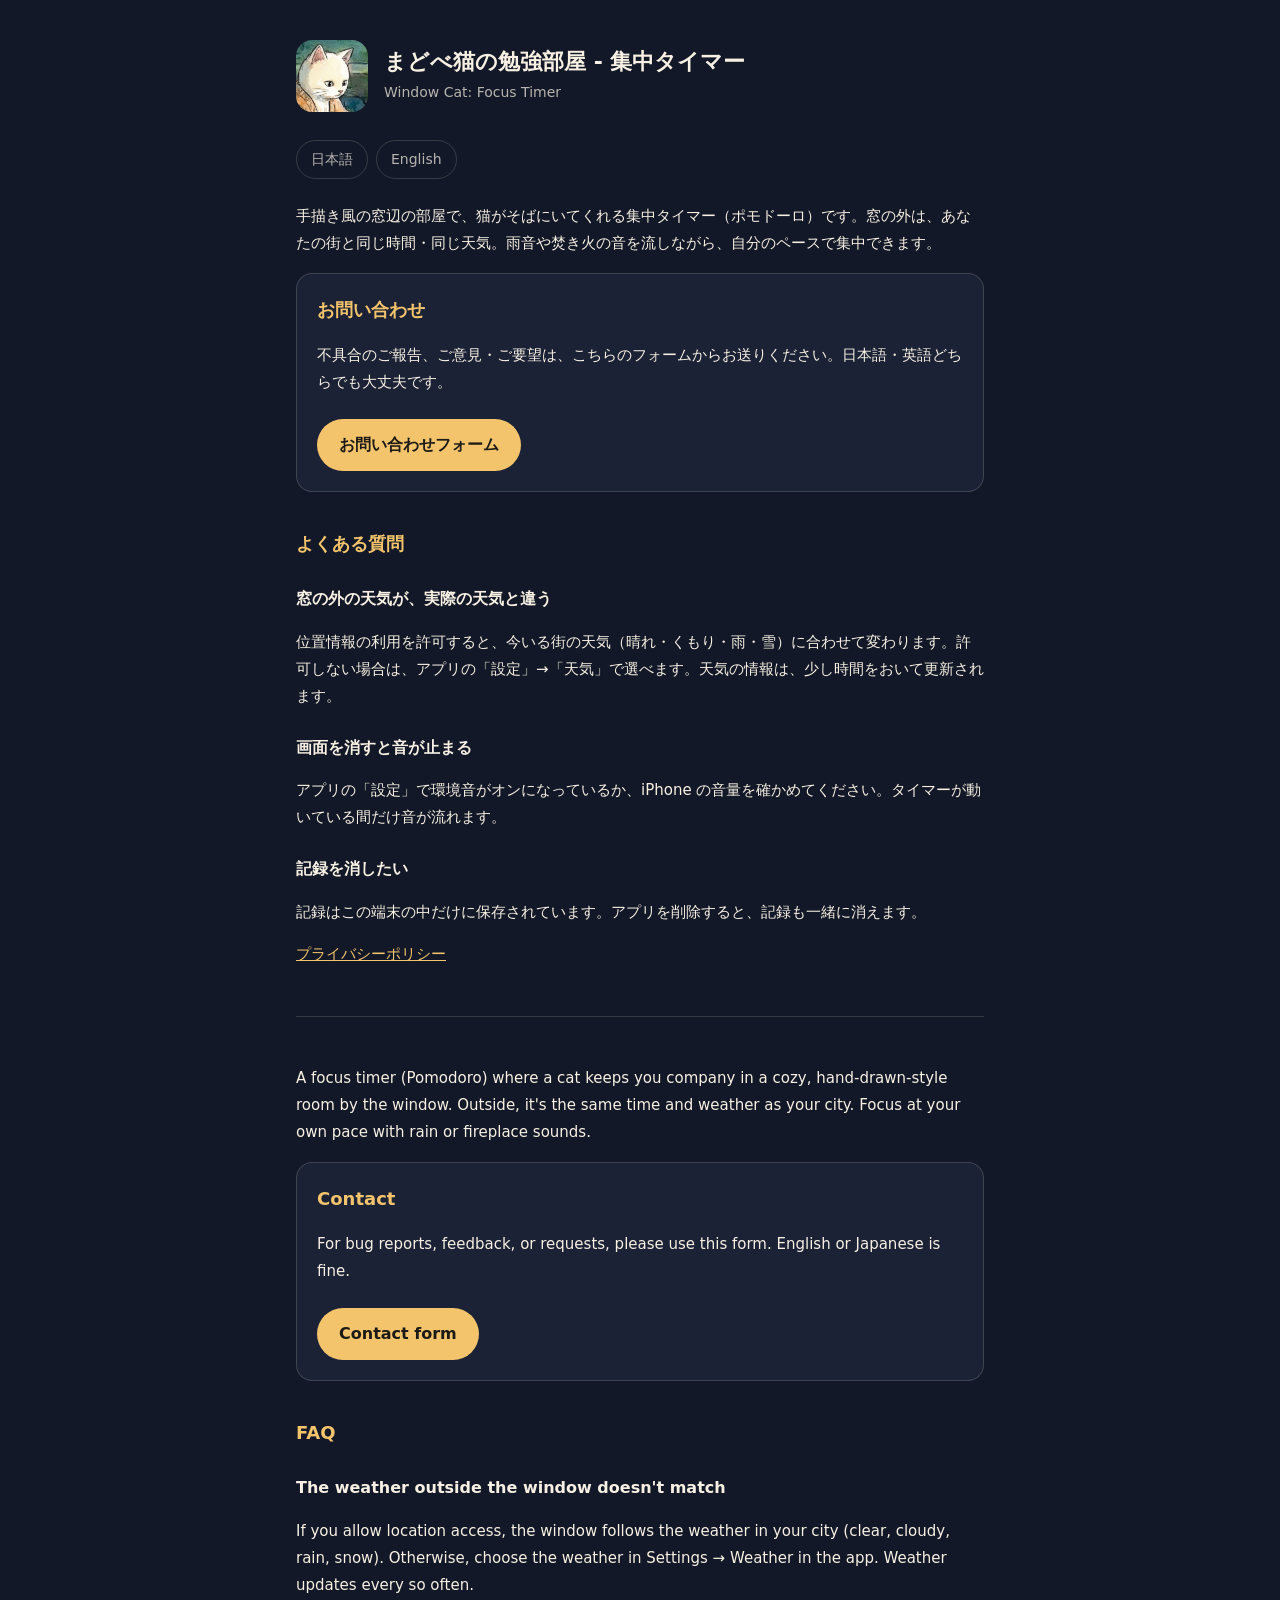
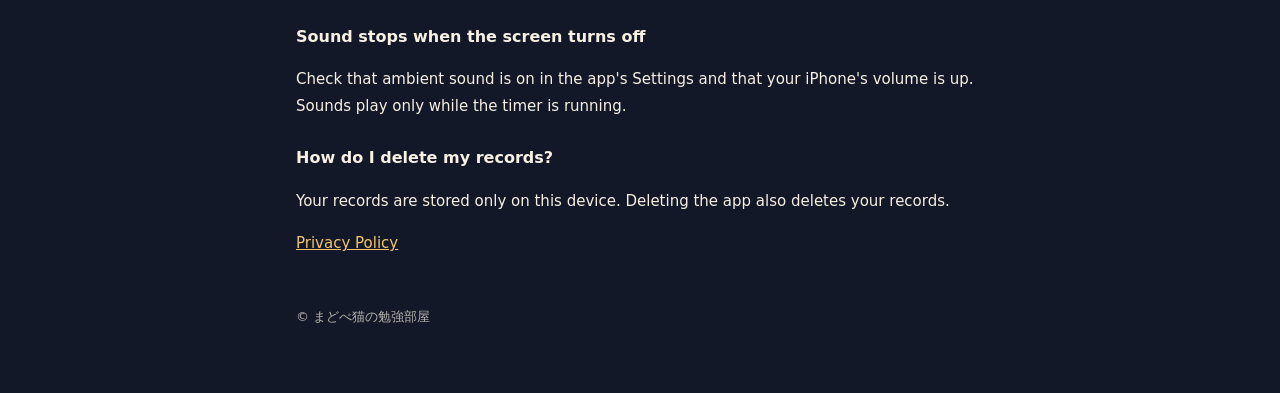
<file: index.html>
<!doctype html>
<html lang="ja">
<head>
<meta charset="utf-8">
<meta name="viewport" content="width=device-width, initial-scale=1">
<title>まどべ猫の勉強部屋 - 集中タイマー｜サポート</title>
<meta name="description" content="まどべ猫の勉強部屋 - 集中タイマー（Window Cat: Focus Timer）のサポートページ">
<link rel="icon" href="icon.png">
<link rel="stylesheet" href="style.css">
</head>
<body>
<main>
  <header>
    <img src="icon.png" alt="">
    <div>
      <h1>まどべ猫の勉強部屋 - 集中タイマー</h1>
      <p>Window Cat: Focus Timer</p>
    </div>
  </header>

  <div class="lang"><a href="#ja">日本語</a><a href="#en">English</a></div>

  <section id="ja">
    <p>手描き風の窓辺の部屋で、猫がそばにいてくれる集中タイマー（ポモドーロ）です。窓の外は、あなたの街と同じ時間・同じ天気。雨音や焚き火の音を流しながら、自分のペースで集中できます。</p>

    <div class="card">
      <h2 style="margin-top:0">お問い合わせ</h2>
      <p>不具合のご報告、ご意見・ご要望は、こちらのフォームからお送りください。日本語・英語どちらでも大丈夫です。</p>
      <a class="button" href="https://forms.gle/KTpggrEJGh8jSzJd7">お問い合わせフォーム</a>
    </div>

    <h2>よくある質問</h2>
    <h3>窓の外の天気が、実際の天気と違う</h3>
    <p>位置情報の利用を許可すると、今いる街の天気（晴れ・くもり・雨・雪）に合わせて変わります。許可しない場合は、アプリの「設定」→「天気」で選べます。天気の情報は、少し時間をおいて更新されます。</p>
    <h3>画面を消すと音が止まる</h3>
    <p>アプリの「設定」で環境音がオンになっているか、iPhone の音量を確かめてください。タイマーが動いている間だけ音が流れます。</p>
    <h3>記録を消したい</h3>
    <p>記録はこの端末の中だけに保存されています。アプリを削除すると、記録も一緒に消えます。</p>

    <p><a href="privacy.html">プライバシーポリシー</a></p>
  </section>

  <hr>

  <section id="en" lang="en">
    <p>A focus timer (Pomodoro) where a cat keeps you company in a cozy, hand-drawn-style room by the window. Outside, it's the same time and weather as your city. Focus at your own pace with rain or fireplace sounds.</p>

    <div class="card">
      <h2 style="margin-top:0">Contact</h2>
      <p>For bug reports, feedback, or requests, please use this form. English or Japanese is fine.</p>
      <a class="button" href="https://forms.gle/KTpggrEJGh8jSzJd7">Contact form</a>
    </div>

    <h2>FAQ</h2>
    <h3>The weather outside the window doesn't match</h3>
    <p>If you allow location access, the window follows the weather in your city (clear, cloudy, rain, snow). Otherwise, choose the weather in Settings → Weather in the app. Weather updates every so often.</p>
    <h3>Sound stops when the screen turns off</h3>
    <p>Check that ambient sound is on in the app's Settings and that your iPhone's volume is up. Sounds play only while the timer is running.</p>
    <h3>How do I delete my records?</h3>
    <p>Your records are stored only on this device. Deleting the app also deletes your records.</p>

    <p><a href="privacy.html#en">Privacy Policy</a></p>
  </section>

  <footer>© まどべ猫の勉強部屋</footer>
</main>
</body>
</html>
</file>
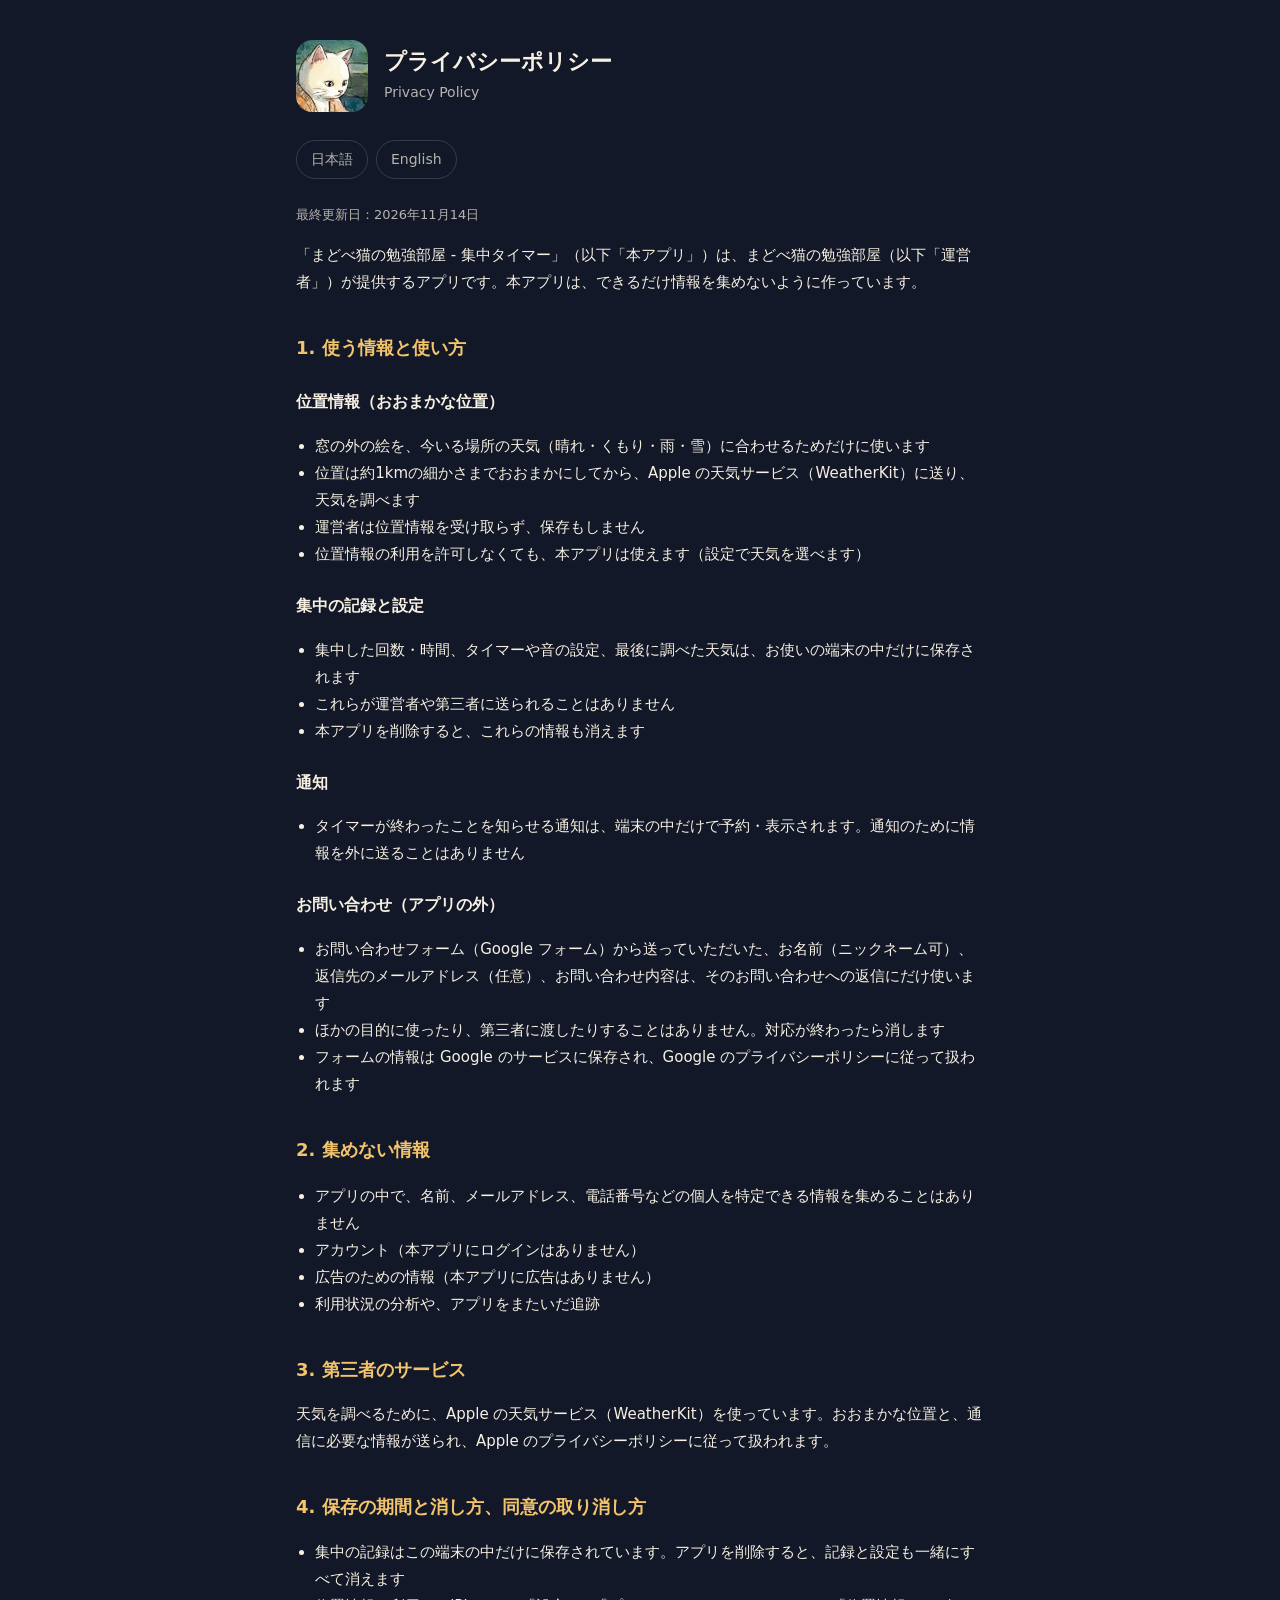
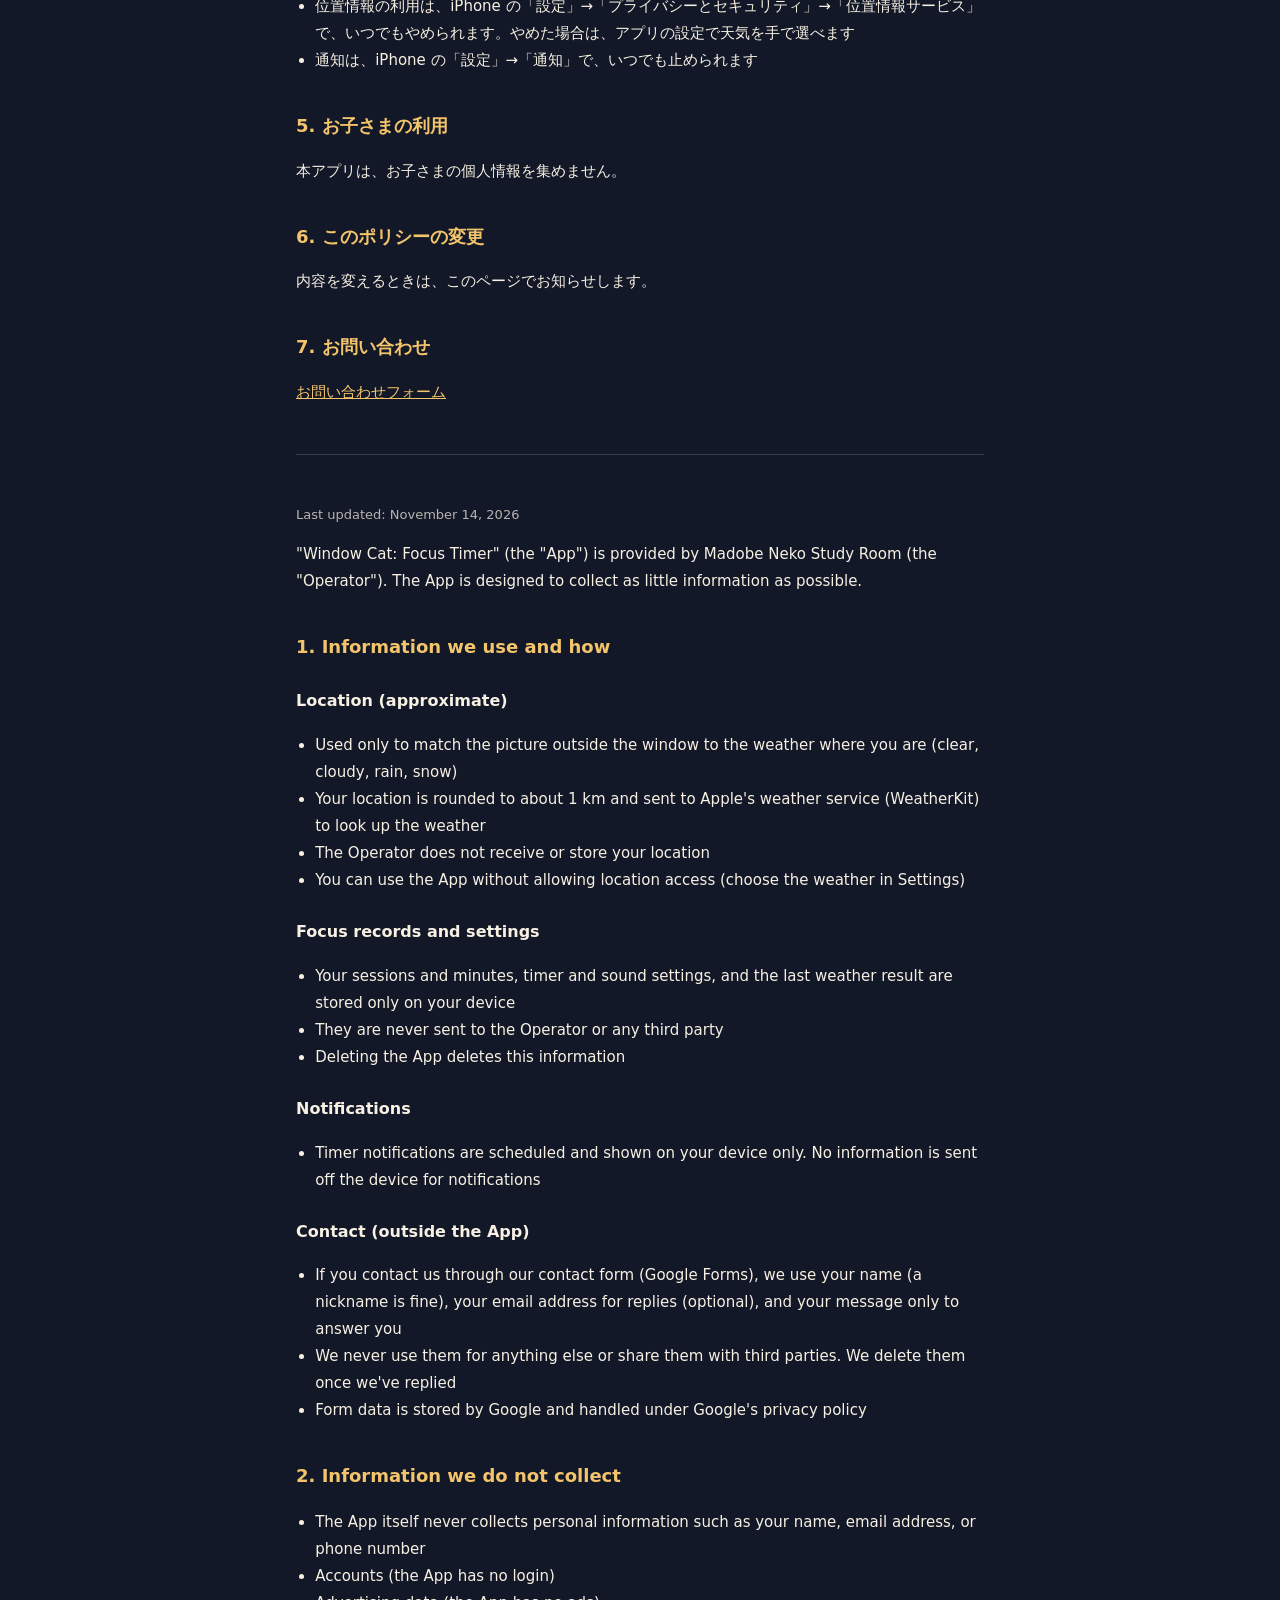
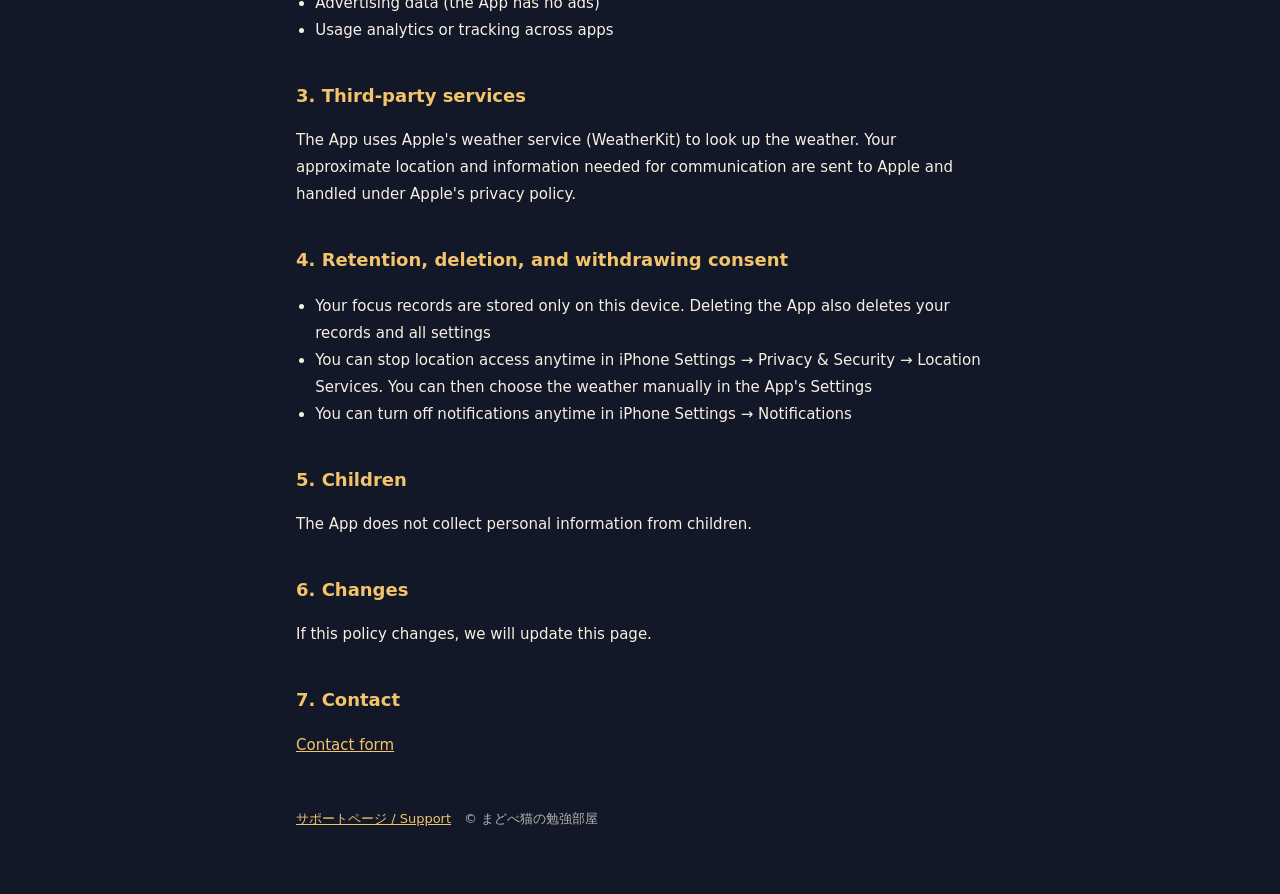
<file: privacy.html>
<!doctype html>
<html lang="ja">
<head>
<meta charset="utf-8">
<meta name="viewport" content="width=device-width, initial-scale=1">
<title>プライバシーポリシー｜まどべ猫の勉強部屋 - 集中タイマー</title>
<meta name="description" content="まどべ猫の勉強部屋 - 集中タイマー（Window Cat: Focus Timer）のプライバシーポリシー">
<link rel="icon" href="icon.png">
<link rel="stylesheet" href="style.css">
</head>
<body>
<main>
  <header>
    <img src="icon.png" alt="">
    <div>
      <h1>プライバシーポリシー</h1>
      <p>Privacy Policy</p>
    </div>
  </header>

  <div class="lang"><a href="#ja">日本語</a><a href="#en">English</a></div>

  <section id="ja">
    <p class="muted">最終更新日：2026年11月14日</p>
    <p>「まどべ猫の勉強部屋 - 集中タイマー」（以下「本アプリ」）は、まどべ猫の勉強部屋（以下「運営者」）が提供するアプリです。本アプリは、できるだけ情報を集めないように作っています。</p>

    <h2>1. 使う情報と使い方</h2>
    <h3>位置情報（おおまかな位置）</h3>
    <ul>
      <li>窓の外の絵を、今いる場所の天気（晴れ・くもり・雨・雪）に合わせるためだけに使います</li>
      <li>位置は約1kmの細かさまでおおまかにしてから、Apple の天気サービス（WeatherKit）に送り、天気を調べます</li>
      <li>運営者は位置情報を受け取らず、保存もしません</li>
      <li>位置情報の利用を許可しなくても、本アプリは使えます（設定で天気を選べます）</li>
    </ul>
    <h3>集中の記録と設定</h3>
    <ul>
      <li>集中した回数・時間、タイマーや音の設定、最後に調べた天気は、お使いの端末の中だけに保存されます</li>
      <li>これらが運営者や第三者に送られることはありません</li>
      <li>本アプリを削除すると、これらの情報も消えます</li>
    </ul>
    <h3>通知</h3>
    <ul>
      <li>タイマーが終わったことを知らせる通知は、端末の中だけで予約・表示されます。通知のために情報を外に送ることはありません</li>
    </ul>
    <h3>お問い合わせ（アプリの外）</h3>
    <ul>
      <li>お問い合わせフォーム（Google フォーム）から送っていただいた、お名前（ニックネーム可）、返信先のメールアドレス（任意）、お問い合わせ内容は、そのお問い合わせへの返信にだけ使います</li>
      <li>ほかの目的に使ったり、第三者に渡したりすることはありません。対応が終わったら消します</li>
      <li>フォームの情報は Google のサービスに保存され、Google のプライバシーポリシーに従って扱われます</li>
    </ul>

    <h2>2. 集めない情報</h2>
    <ul>
      <li>アプリの中で、名前、メールアドレス、電話番号などの個人を特定できる情報を集めることはありません</li>
      <li>アカウント（本アプリにログインはありません）</li>
      <li>広告のための情報（本アプリに広告はありません）</li>
      <li>利用状況の分析や、アプリをまたいだ追跡</li>
    </ul>

    <h2>3. 第三者のサービス</h2>
    <p>天気を調べるために、Apple の天気サービス（WeatherKit）を使っています。おおまかな位置と、通信に必要な情報が送られ、Apple のプライバシーポリシーに従って扱われます。</p>

    <h2>4. 保存の期間と消し方、同意の取り消し方</h2>
    <ul>
      <li>集中の記録はこの端末の中だけに保存されています。アプリを削除すると、記録と設定も一緒にすべて消えます</li>
      <li>位置情報の利用は、iPhone の「設定」→「プライバシーとセキュリティ」→「位置情報サービス」で、いつでもやめられます。やめた場合は、アプリの設定で天気を手で選べます</li>
      <li>通知は、iPhone の「設定」→「通知」で、いつでも止められます</li>
    </ul>

    <h2>5. お子さまの利用</h2>
    <p>本アプリは、お子さまの個人情報を集めません。</p>

    <h2>6. このポリシーの変更</h2>
    <p>内容を変えるときは、このページでお知らせします。</p>

    <h2>7. お問い合わせ</h2>
    <p><a href="https://forms.gle/KTpggrEJGh8jSzJd7">お問い合わせフォーム</a></p>
  </section>

  <hr>

  <section id="en" lang="en">
    <p class="muted">Last updated: November 14, 2026</p>
    <p>"Window Cat: Focus Timer" (the "App") is provided by Madobe Neko Study Room (the "Operator"). The App is designed to collect as little information as possible.</p>

    <h2>1. Information we use and how</h2>
    <h3>Location (approximate)</h3>
    <ul>
      <li>Used only to match the picture outside the window to the weather where you are (clear, cloudy, rain, snow)</li>
      <li>Your location is rounded to about 1 km and sent to Apple's weather service (WeatherKit) to look up the weather</li>
      <li>The Operator does not receive or store your location</li>
      <li>You can use the App without allowing location access (choose the weather in Settings)</li>
    </ul>
    <h3>Focus records and settings</h3>
    <ul>
      <li>Your sessions and minutes, timer and sound settings, and the last weather result are stored only on your device</li>
      <li>They are never sent to the Operator or any third party</li>
      <li>Deleting the App deletes this information</li>
    </ul>
    <h3>Notifications</h3>
    <ul>
      <li>Timer notifications are scheduled and shown on your device only. No information is sent off the device for notifications</li>
    </ul>
    <h3>Contact (outside the App)</h3>
    <ul>
      <li>If you contact us through our contact form (Google Forms), we use your name (a nickname is fine), your email address for replies (optional), and your message only to answer you</li>
      <li>We never use them for anything else or share them with third parties. We delete them once we've replied</li>
      <li>Form data is stored by Google and handled under Google's privacy policy</li>
    </ul>

    <h2>2. Information we do not collect</h2>
    <ul>
      <li>The App itself never collects personal information such as your name, email address, or phone number</li>
      <li>Accounts (the App has no login)</li>
      <li>Advertising data (the App has no ads)</li>
      <li>Usage analytics or tracking across apps</li>
    </ul>

    <h2>3. Third-party services</h2>
    <p>The App uses Apple's weather service (WeatherKit) to look up the weather. Your approximate location and information needed for communication are sent to Apple and handled under Apple's privacy policy.</p>

    <h2>4. Retention, deletion, and withdrawing consent</h2>
    <ul>
      <li>Your focus records are stored only on this device. Deleting the App also deletes your records and all settings</li>
      <li>You can stop location access anytime in iPhone Settings → Privacy &amp; Security → Location Services. You can then choose the weather manually in the App's Settings</li>
      <li>You can turn off notifications anytime in iPhone Settings → Notifications</li>
    </ul>

    <h2>5. Children</h2>
    <p>The App does not collect personal information from children.</p>

    <h2>6. Changes</h2>
    <p>If this policy changes, we will update this page.</p>

    <h2>7. Contact</h2>
    <p><a href="https://forms.gle/KTpggrEJGh8jSzJd7">Contact form</a></p>
  </section>

  <footer><a href="index.html">サポートページ / Support</a>　© まどべ猫の勉強部屋</footer>
</main>
</body>
</html>
</file>
<file: style.css>
/* まどべ猫の勉強部屋 - 公開ページ共通（夜の窓辺の色） */
:root {
  --night: #121827;
  --panel: #1b2236;
  --ink: #f7f0e3;
  --ink-soft: rgba(247, 240, 227, 0.72);
  --line: rgba(247, 240, 227, 0.16);
  --lamp: #f3c46b;
}
* { box-sizing: border-box; }
body {
  margin: 0;
  background: var(--night);
  color: var(--ink);
  font-family: "Hiragino Maru Gothic ProN", "Hiragino Sans", "Noto Sans JP", system-ui, sans-serif;
  line-height: 1.8;
  -webkit-text-size-adjust: 100%;
}
main { max-width: 720px; margin: 0 auto; padding: 40px 16px 64px; }
header { display: flex; align-items: center; gap: 16px; margin-bottom: 28px; }
header img { width: 72px; height: 72px; border-radius: 16px; flex-shrink: 0; }
header h1 { font-size: 22px; margin: 0; line-height: 1.4; }
header p { margin: 2px 0 0; color: var(--ink-soft); font-size: 14px; }
h2 { font-size: 18px; margin: 36px 0 8px; color: var(--lamp); }
h3 { font-size: 16px; margin: 24px 0 4px; }
p, li { font-size: 15px; }
ul { padding-left: 1.2em; }
a { color: var(--lamp); }
.card { background: var(--panel); border: 1px solid var(--line); border-radius: 16px; padding: 20px; margin: 16px 0; }
.button {
  display: inline-block; margin-top: 8px; padding: 12px 22px; border-radius: 999px;
  background: var(--lamp); color: #1c1a16; font-weight: 700; text-decoration: none;
}
.lang { display: flex; gap: 8px; margin: 8px 0 24px; flex-wrap: wrap; }
.lang a { padding: 6px 14px; border: 1px solid var(--line); border-radius: 999px; text-decoration: none; color: var(--ink-soft); font-size: 14px; }
.muted { color: var(--ink-soft); font-size: 13px; }
hr { border: 0; border-top: 1px solid var(--line); margin: 48px 0; }
footer { margin-top: 48px; color: var(--ink-soft); font-size: 13px; }
</file>
